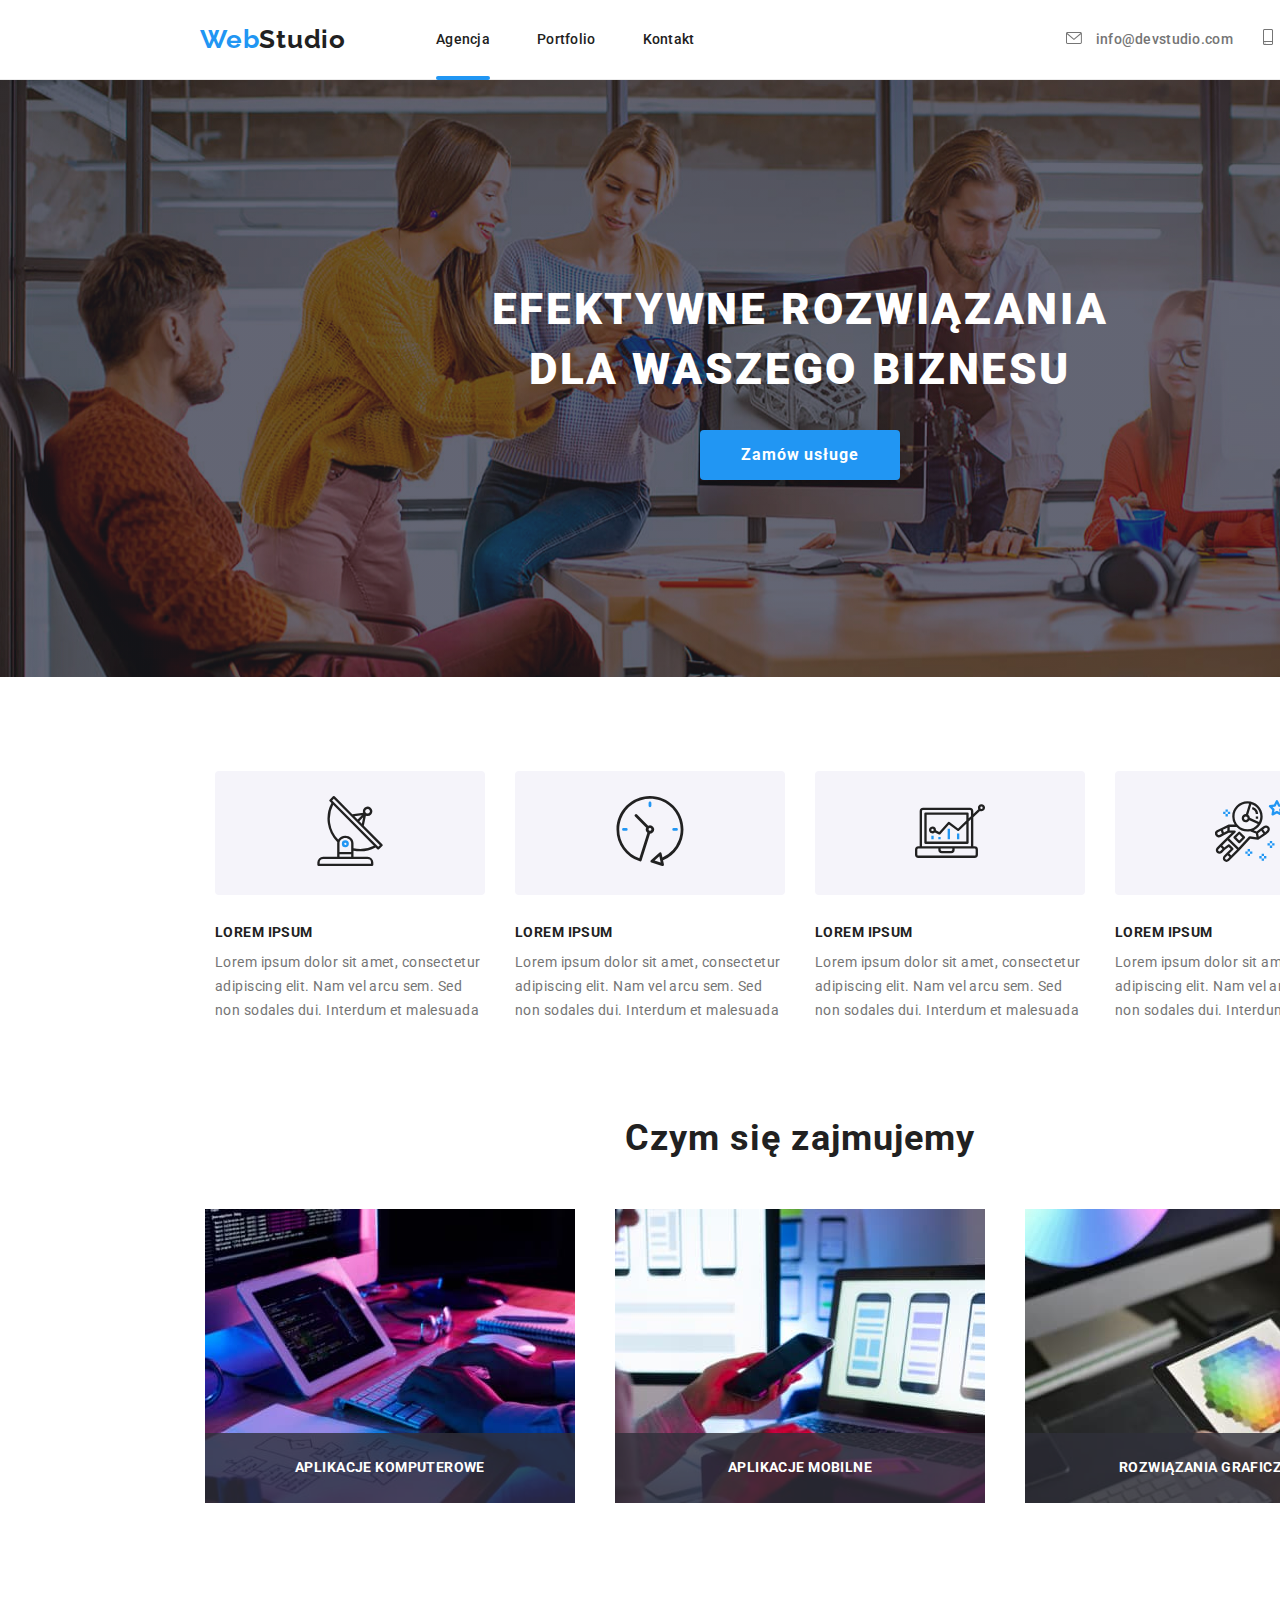
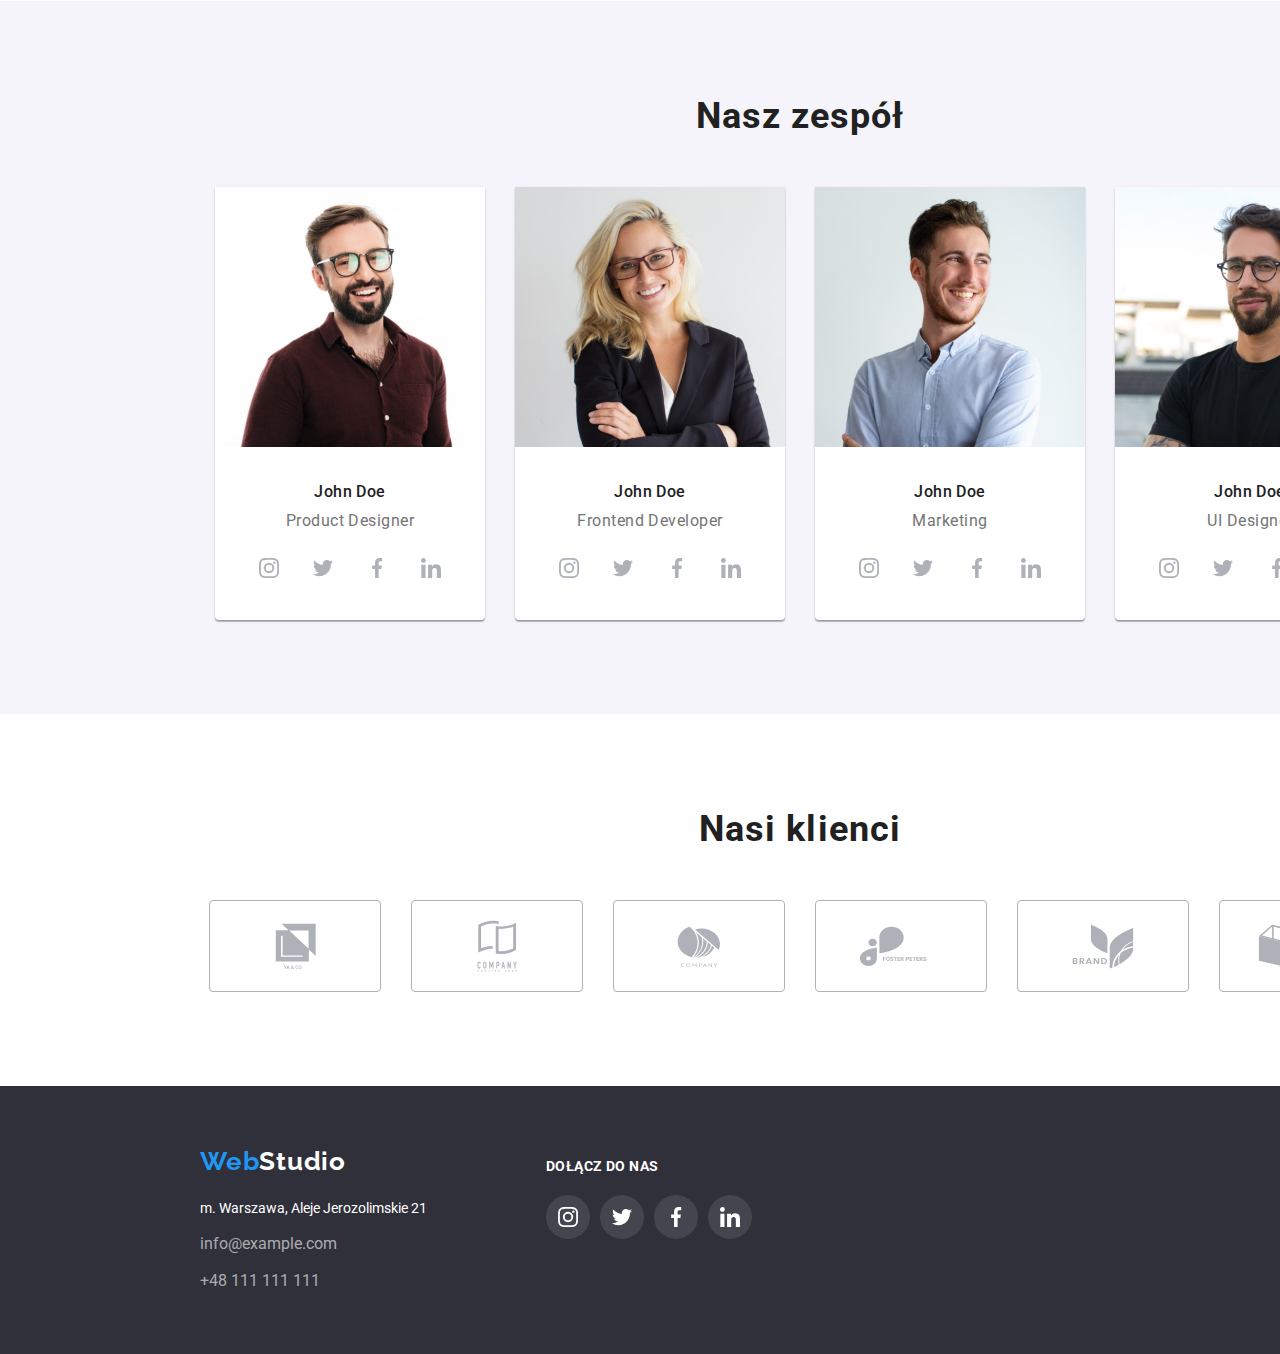
<file: index.html>
<!DOCTYPE html>
<html lang="pl">
  <head>
    <meta charset="UTF-8" />
    <meta http-equiv="X-UA-Compatible" content="IE=edge" />
    <meta name="viewport" content="width=device-width, initial-scale=1.0" />
    <title>Web Studio Homework Project</title>
    <link
      rel="stylesheet"
      href="https://cdnjs.cloudflare.com/ajax/libs/modern-normalize/1.0.0/modern-normalize.min.css"
    />
    <link rel="stylesheet" href="css/styles.css" />
    <link
      href="https://fonts.googleapis.com/css2?family=Raleway:wght@700&family=Roboto:wght@400;500;700;900&display=swap"
      rel="stylesheet"
    />

    <link
      href="https://fonts.googleapis.com/css?family=Roboto"
      rel="stylesheet"
    />
  </head>
  <body class="position">
    <header class="nav-bar">
      <div class="menu-items container">
        <a class="logo-position logo" href="index.html"
          >Web<span>Studio</span></a
        >
        <nav class="menu-items social-links-position">
          <ul class="nav-items">
            <li><a href="index.html" class="menu-item active">Agencja</a></li>
            <li>
              <a href="portfolio.html" class="menu-item">Portfolio</a>
            </li>
            <li><a href="#footer" class="menu-item">Kontakt</a></li>
          </ul>
        </nav>
        <ul class="menu-items contacts-position">
          <li>
            <div class="contact-icon">
              <a href="mailto:info@devstudio.com" class="contact-info"
                ><svg class="link-icon" width="16px" height="12px">
                  <use href="./images/icons.svg#icon-envelope"></use>
                </svg>
                info@devstudio.com</a
              >
            </div>
          </li>
          <li>
            <div class="contact-icon">
              <a href="tel:+48111111111" class="contact-info"
                ><svg class="link-icon" width="10px" height="16px">
                  <use href="./images/icons.svg#icon-smartphone"></use>
                </svg>
                +48 111 111 111</a
              >
            </div>
          </li>
        </ul>
      </div>
    </header>

    <main>
      <section>
        <div class="main-section">
          <div class="container">
            <h1 class="slogan">
              EFEKTYWNE ROZWIĄZANIA <br />
              DLA WASZEGO BIZNESU
            </h1>
          </div>
          <button type="button" class="blue-button" data-modal-open>
            Zam&#243;w us&#322;uge
          </button>
          <div class="backdrop is-hidden" data-modal>
            <div class="modal">
              <form class="modal-form">
                <p class="form-caption">
                  Zostaw swoje dane w formularzu poniżej
                </p>

                <div><svg class="link-icon" width="16px" height="12px">
                  <use href="./images/icons.svg#icon-smartphone"></use>
                </svg></div>
                

                <div class="form-field">
                  <label for="name" class="form-label">Imię</label>
                  <input
                    type="text"
                    required
                    minlength="1"
                    maxlength="20"
                    value=""
                    name="name"
                    id="name"
                    class="form-input"
                  />
                </div>

                <div class="form-field">
                  <label for="user_email" class="form-label">Email</label>

                  <input
                    type="email"
                    required
                    minlength="1"
                    maxlength="20"
                    value=""
                    name="email"
                    id="user_email"
                    class="form-input"
                  />
                </div>
                <div class="form-field">
                  <label for="name" class="form-label">Telefon</label>
                  <input
                    type="text"
                    required
                    minlength="1"
                    maxlength="20"
                    value=""
                    name="name"
                    id="name"
                    class="form-input"
                  />
                </div>

                <div class="button-container">
                  <div class="submit-button">
                    <button type="submit" class="form-button">Submit</button>
                  </div>
                </div>
              </form>
              <button type="button" class="exit" data-modal-close>X</button>
            </div>
          </div>
        </div>
      </section>

      <section class="section">
        <div class="container">
          <ul class="paragraphs">
            <li>
              <div>
                <div class="icon-bg">
                  <svg width="70px" height="70px">
                    <use href="./images/icons.svg#icon-antenna-1"></use>
                  </svg>
                </div>
                <h3 class="paragraph-title">LOREM IPSUM</h3>
                <p class="paragraph-text">
                  Lorem ipsum dolor sit amet, consectetur adipiscing elit. Nam
                  vel arcu sem. Sed non sodales dui. Interdum et malesuada
                </p>
              </div>
            </li>
            <li>
              <div>
                <div class="icon-bg">
                  <svg width="70px" height="70px">
                    <use href="./images/icons.svg#icon-clock-1"></use>
                  </svg>
                </div>
                <h3 class="paragraph-title">LOREM IPSUM</h3>
                <p class="paragraph-text">
                  Lorem ipsum dolor sit amet, consectetur adipiscing elit. Nam
                  vel arcu sem. Sed non sodales dui. Interdum et malesuada
                </p>
              </div>
            </li>
            <li>
              <div>
                <div class="icon-bg">
                  <svg width="70px" height="70px">
                    <use href="./images/icons.svg#icon-diagram-1"></use>
                  </svg>
                </div>
                <h3 class="paragraph-title">LOREM IPSUM</h3>
                <p class="paragraph-text">
                  Lorem ipsum dolor sit amet, consectetur adipiscing elit. Nam
                  vel arcu sem. Sed non sodales dui. Interdum et malesuada
                </p>
              </div>
            </li>
            <li>
              <div>
                <div class="icon-bg">
                  <svg width="70px" height="70px">
                    <use href="./images/icons.svg#icon-astronaut-1"></use>
                  </svg>
                </div>
                <h3 class="paragraph-title">LOREM IPSUM</h3>
                <p class="paragraph-text">
                  Lorem ipsum dolor sit amet, consectetur adipiscing elit. Nam
                  vel arcu sem. Sed non sodales dui. Interdum et malesuada
                </p>
              </div>
            </li>
          </ul>
        </div>
      </section>

      <section class="second section">
        <div class="container">
          <h2 class="what-we-do">Czym się zajmujemy</h2>
          <ul class="pics-container">
            <li>
              <figure class="what-we-do-pic">
                <img
                  src="images/box-1.jpg"
                  width="370"
                  height="294"
                  alt="a picture of a person coding indoor"
                />
                <figcaption class="what-we-do-cap">
                  Aplikacje komputerowe
                </figcaption>
              </figure>
            </li>
            <li>
              <figure class="what-we-do-pic">
                <img
                  src="images/box-2.jpg"
                  width="370"
                  height="294"
                  alt="a picture of a ui designer working"
                />
                <figcaption class="what-we-do-cap">
                  Aplikacje mobilne
                </figcaption>
              </figure>
            </li>
            <li>
              <figure class="what-we-do-pic">
                <img
                  src="images/box-3.jpg"
                  width="370"
                  height="294"
                  alt="a person holding a tablet"
                />
                <figcaption class="what-we-do-cap">
                  Rozwiązania graficzne
                </figcaption>
              </figure>
            </li>
          </ul>
        </div>
      </section>

      <section class="third section">
        <div class="container">
          <h2 class="section-title">Nasz zesp&#243;&#322;</h2>
          <ul class="team-container">
            <li class="pic-item">
              <figure class="picture">
                <img
                  src="images/team-photo-1.jpg"
                  width="270"
                  height="260"
                  alt="a man wearing glasses"
                />
                <figcaption>
                  <p class="name">John Doe</p>
                  <p class="job">Product Designer</p>
                </figcaption>
                <ul class="sm-icons">
                  <li class="sm-icon">
                    <a class="icon-circle" href="#!">
                      <svg class="filler" width="20px" height="20px">
                        <use href="./images/icons.svg#icon-instagram-2"></use>
                      </svg>
                    </a>
                  </li>
                  <li class="sm-icon">
                    <a class="icon-circle" href="#!">
                      <svg class="filler" width="20px" height="20px">
                        <use href="./images/icons.svg#icon-twitter-1"></use>
                      </svg>
                    </a>
                  </li>
                  <li class="sm-icon">
                    <a class="icon-circle" href="#!">
                      <svg class="filler" width="20px" height="20px">
                        <use href="./images/icons.svg#icon-facebook-1"></use>
                      </svg>
                    </a>
                  </li>
                  <li class="sm-icon">
                    <a class="icon-circle" href="#!">
                      <svg class="filler" width="20px" height="20px">
                        <use href="./images/icons.svg#icon-linkedin-1"></use>
                      </svg>
                    </a>
                  </li>
                </ul>
              </figure>
            </li>
            <li class="pic-item">
              <figure class="picture">
                <img
                  src="images/team-photo-2.jpg"
                  width="270"
                  height="260"
                  alt="an elegant blond lady wearing glasses smiling"
                />
                <figcaption>
                  <p class="name">John Doe</p>
                  <p class="job">Frontend Developer</p>
                </figcaption>
                <ul class="sm-icons">
                  <li class="sm-icon">
                    <a class="icon-circle" href="#!">
                      <svg class="filler" width="20px" height="20px">
                        <use href="./images/icons.svg#icon-instagram-2"></use>
                      </svg>
                    </a>
                  </li>
                  <li class="sm-icon">
                    <a class="icon-circle" href="#!">
                      <svg class="filler" width="20px" height="20px">
                        <use href="./images/icons.svg#icon-twitter-1"></use>
                      </svg>
                    </a>
                  </li>
                  <li class="sm-icon">
                    <a class="icon-circle" href="#!">
                      <svg class="filler" width="20px" height="20px">
                        <use href="./images/icons.svg#icon-facebook-1"></use>
                      </svg>
                    </a>
                  </li>
                  <li class="sm-icon">
                    <a class="icon-circle" href="#!">
                      <svg class="filler" width="20px" height="20px">
                        <use href="./images/icons.svg#icon-linkedin-1"></use>
                      </svg>
                    </a>
                  </li>
                </ul>
              </figure>
            </li>

            <li class="pic-item">
              <figure class="picture">
                <img
                  src="images/team-photo-3.jpg"
                  width="270"
                  height="260"
                  alt="a young man wearing shirt smiling"
                />
                <figcaption>
                  <p class="name">John Doe</p>
                  <p class="job">Marketing</p>
                </figcaption>
                <ul class="sm-icons">
                  <li class="sm-icon">
                    <a class="icon-circle" href="#!"
                      ><svg class="filler" width="20px" height="20px">
                        <use href="./images/icons.svg#icon-instagram-2"></use>
                      </svg>
                    </a>
                  </li>
                  <li class="sm-icon">
                    <a class="icon-circle" href="#!"
                      ><svg class="filler" width="20px" height="20px">
                        <use href="./images/icons.svg#icon-twitter-1"></use>
                      </svg>
                    </a>
                  </li>
                  <li class="sm-icon">
                    <a class="icon-circle" href="#!"
                      ><svg class="filler" width="20px" height="20px">
                        <use href="./images/icons.svg#icon-facebook-1"></use>
                      </svg>
                    </a>
                  </li>
                  <li class="sm-icon">
                    <a class="icon-circle" href="#!"
                      ><svg class="filler" width="20px" height="20px">
                        <use href="./images/icons.svg#icon-linkedin-1"></use>
                      </svg>
                    </a>
                  </li>
                </ul>
              </figure>
            </li>

            <li class="pic-item">
              <figure class="picture">
                <img
                  src="images/team-photo-4.jpg"
                  width="270"
                  height="260"
                  alt="a man wearing glasses in a black t-shirt"
                />
                <figcaption>
                  <p class="name">John Doe</p>
                  <p class="job">UI Designer</p>
                </figcaption>
                <ul class="sm-icons">
                  <li class="sm-icon">
                    <a class="icon-circle" href="#!"
                      ><svg class="filler" width="20px" height="20px">
                        <use href="./images/icons.svg#icon-instagram-2"></use>
                      </svg>
                    </a>
                  </li>
                  <li class="sm-icon">
                    <a class="icon-circle" href="#!"
                      ><svg class="filler" width="20px" height="20px">
                        <use href="./images/icons.svg#icon-twitter-1"></use>
                      </svg>
                    </a>
                  </li>
                  <li class="sm-icon">
                    <a class="icon-circle" href="#!"
                      ><svg class="filler" width="20px" height="20px">
                        <use href="./images/icons.svg#icon-facebook-1"></use>
                      </svg>
                    </a>
                  </li>
                  <li class="sm-icon">
                    <a class="icon-circle" href="#!"
                      ><svg class="filler" width="20px" height="20px">
                        <use href="./images/icons.svg#icon-linkedin-1"></use>
                      </svg>
                    </a>
                  </li>
                </ul>
              </figure>
            </li>
          </ul>
        </div>
      </section>

      <section class="section">
        <div class="container">
          <h2 class="section-title">Nasi klienci</h2>
          <ul class="our-clients">
            <li class="client-area">
              <div class="client-container">
                <svg class="client-icon" width="41px" height="46.7px">
                  <use href="./images/icons.svg#icon-group1"></use>
                </svg>
              </div>
            </li>
            <li class="client-area">
              <div class="client-container">
                <svg class="client-icon" width="40px" height="52px">
                  <use href="./images/icons.svg#icon-group2"></use>
                </svg>
              </div>
            </li>
            <li class="client-area">
              <div class="client-container">
                <svg class="client-icon" width="43.46px" height="41.18px">
                  <use href="./images/icons.svg#icon-group-three"></use>
                </svg>
              </div>
            </li>
            <li class="client-area">
              <div class="client-container">
                <svg class="client-icon" width="84.44px" height="40.62px">
                  <use href="./images/icons.svg#icon-group4"></use>
                </svg>
              </div>
            </li>
            <li class="client-area">
              <div class="client-container">
                <svg class="client-icon" width="62.54px" height="45.43px">
                  <use href="./images/icons.svg#icon-group-five"></use>
                </svg>
              </div>
            </li>
            <li class="client-area">
              <div class="client-container">
                <svg class="client-icon" width="93.79px" height="43.93px">
                  <use href="./images/icons.svg#icon-group6"></use>
                </svg>
              </div>
            </li>
          </ul>
        </div>
      </section>
    </main>

    <footer class="footer-container" id="footer">
      <section class="footer-box container">
        <div class="container">
          <div>
            <a href="#" class="logo"
              >Web<span class="footer-span">Studio</span></a
            >
          </div>

          <ul class="footer-items">
            <li>
              <address>m. Warszawa, Aleje Jerozolimskie 21</address>
            </li>
            <li>
              <a class="contacts" href="mailto:info@example.com"
                >info@example.com</a
              >
            </li>
            <li>
              <a class="contacts" href="tel:+48111111111">+48 111 111 111</a>
            </li>
          </ul>
        </div>

        <div class="join-us">
          <div>
            <p class="invite">DOŁĄCZ DO NAS</p>
            <ul class="footer-sm">
              <li>
                <a class="footer-sm-circle" href="#!">
                  <svg class="footer-sm-icon" width="20px" height="20px">
                    <use href="./images/icons.svg#icon-instagram-2"></use>
                  </svg>
                </a>
              </li>
              <li>
                <a class="footer-sm-circle" href="#!">
                  <svg class="footer-sm-icon" width="20px" height="20px">
                    <use href="./images/icons.svg#icon-twitter-1"></use>
                  </svg>
                </a>
              </li>
              <li>
                <a class="footer-sm-circle" href="#!">
                  <svg class="footer-sm-icon" width="20px" height="20px">
                    <use href="./images/icons.svg#icon-facebook-1"></use>
                  </svg>
                </a>
              </li>
              <li>
                <a class="footer-sm-circle" href="#!">
                  <svg class="footer-sm-icon" width="20px" height="20px">
                    <use href="./images/icons.svg#icon-linkedin-1"></use>
                  </svg>
                </a>
              </li>
            </ul>
          </div>
        </div>
      </section>
    </footer>
    <script src="./js/modal.js"></script>
  </body>
</html>
</file>
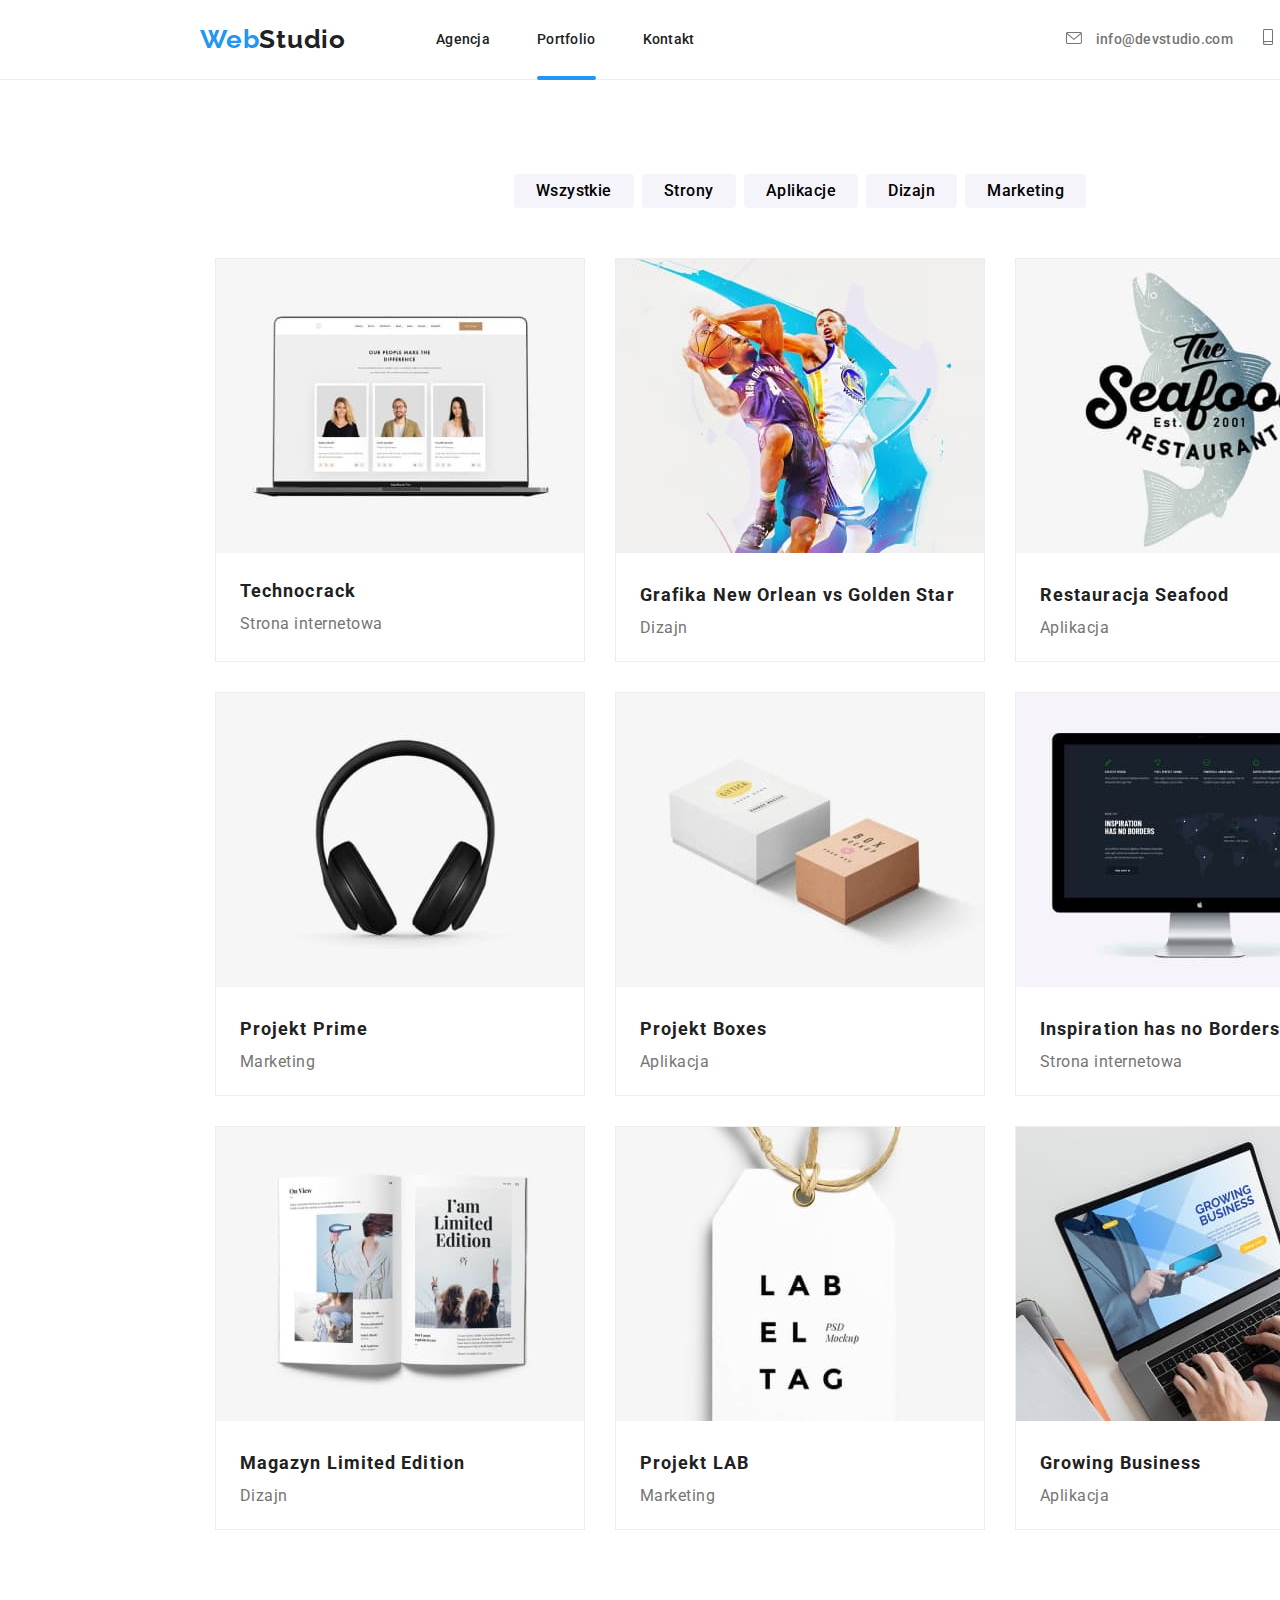
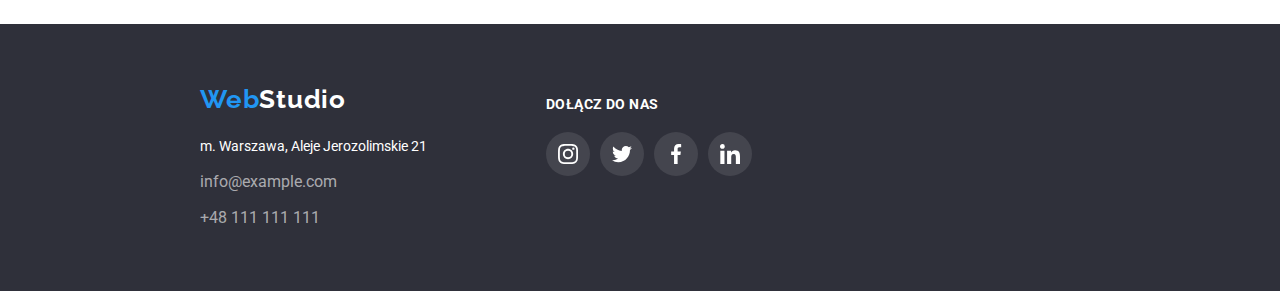
<file: portfolio.html>
<!DOCTYPE html>
<html lang="pl">
  <head>
    <meta charset="UTF-8" />
    <meta http-equiv="X-UA-Compatible" content="IE=edge" />
    <meta name="viewport" content="width=device-width, initial-scale=1.0" />
    <title>Web Studio Homework Project</title>
    <link
      rel="stylesheet"
      href="https://cdnjs.cloudflare.com/ajax/libs/modern-normalize/1.0.0/modern-normalize.min.css"
    />
    <link
      href="https://fonts.googleapis.com/css2?family=Raleway:wght@700&family=Roboto:wght@400;500;700;900&display=swap"
      rel="stylesheet"
    />
    <link
      href="https://fonts.googleapis.com/css?family=Raleway"
      rel="stylesheet"
    />
    <link
      href="https://fonts.googleapis.com/css?family=Roboto"
      rel="stylesheet"
    />
    <link rel="stylesheet" href="css/styles.css" />
  </head>
  <body class="position">
    <header class="nav-bar">
      <div class="menu-items container">
        <a class="logo-position logo" href="index.html"
          >Web<span>Studio</span></a
        >
        <nav class="menu-items social-links-position">
          <ul class="nav-items">
            <li><a href="index.html" class="menu-item">Agencja</a></li>
            <li>
              <a href="portfolio.html" class="menu-item active">Portfolio</a>
            </li>
            <li><a href="#footer" class="menu-item">Kontakt</a></li>
          </ul>
        </nav>
        <ul class="menu-items contacts-position">
          <li>
            <div class="contact-icon">
              <a href="mailto:info@devstudio.com" class="contact-info"
                ><svg class="link-icon" width="16px" height="12px">
                  <use href="./images/icons.svg#icon-envelope"></use>
                </svg>
                info@devstudio.com</a
              >
            </div>
          </li>
          <li>
            <div class="contact-icon">
              <a href="tel:+48111111111" class="contact-info"
                ><svg class="link-icon" width="10px" height="16px">
                  <use href="./images/icons.svg#icon-smartphone"></use>
                </svg>
                +48 111 111 111</a
              >
            </div>
          </li>
        </ul>
      </div>
    </header>

    <main class="filter-container">
      <div class="container">
        <ul class="button-container">
          <li><button type="button" class="button">Wszystkie</button></li>
          <li><button type="button" class="button">Strony</button></li>
          <li><button type="button" class="button">Aplikacje</button></li>
          <li><button type="button" class="button">Dizajn</button></li>
          <li><button type="button" class="button">Marketing</button></li>
        </ul>
      </div>

      <div class="container">
        <ul class="image-box-container">
          <li class="item">
            <figure class="poster">
              <img
                class="portfolio-img"
                src="images/technocrack-1.jpg"
                width="370"
                height="294"
                alt="Graphical user interface, website"
              />
              <div class="card-overlay">
                <p class="card-overlay-description">
                  Technocrack jest popularną platformą wykorzystywaną do
                  rozpowszechniania koronawirusa. Firmy wykorzystują tę
                  platformę do celów szpiegowskich i ataków na niezabezpieczone
                  serwery konkurencji
                </p>
              </div>
              <figcaption class="portfolio-cap">
                <p class="fig-cap">Technocrack</p>
                <p class="fig-cap-secondary">Strona internetowa</p>
              </figcaption>
            </figure>
          </li>
          <li class="item">
            <figure class="poster">
              <img
                src="images/basketball-1.jpg"
                width="370"
                height="294"
                alt="A couple of men playing basketball"
              />
              <div class="card-overlay">
                <p class="card-overlay-description">
                  Technocrack jest popularną platformą wykorzystywaną do
                  rozpowszechniania koronawirusa. Firmy wykorzystują tę
                  platformę do celów szpiegowskich i ataków na niezabezpieczone
                  serwery konkurencji
                </p>
              </div>
              <figcaption class="portfolio-cap">
                <p class="fig-cap">Grafika New Orlean vs Golden Star</p>
                <p class="fig-cap-secondary">Dizajn</p>
              </figcaption>
            </figure>
          </li>
          <li class="item">
            <figure class="poster">
              <img
                src="images/seafood-1.jpg"
                width="370"
                height="294"
                alt="Seafood restaurant logo, fish"
              />
              <div class="card-overlay">
                <p class="card-overlay-description">
                  Technocrack jest popularną platformą wykorzystywaną do
                  rozpowszechniania koronawirusa. Firmy wykorzystują tę
                  platformę do celów szpiegowskich i ataków na niezabezpieczone
                  serwery konkurencji
                </p>
              </div>
              <figcaption class="portfolio-cap">
                <p class="fig-cap">Restauracja Seafood</p>
                <p class="fig-cap-secondary">Aplikacja</p>
              </figcaption>
            </figure>
          </li>
          <li class="item">
            <figure class="poster">
              <img
                src="images/headphones-1.jpg"
                width="370"
                height="294"
                alt="Headphones"
              />
              <div class="card-overlay">
                <p class="card-overlay-description">
                  Technocrack jest popularną platformą wykorzystywaną do
                  rozpowszechniania koronawirusa. Firmy wykorzystują tę
                  platformę do celów szpiegowskich i ataków na niezabezpieczone
                  serwery konkurencji
                </p>
              </div>
              <figcaption class="portfolio-cap">
                <p class="fig-cap">Projekt Prime</p>
                <p class="fig-cap-secondary">Marketing</p>
              </figcaption>
            </figure>
          </li>
          <li class="item">
            <figure class="poster">
              <img
                src="images/blocks-1.jpg"
                width="370"
                height="294"
                alt="A picture containing engineering drawing"
              />
              <div class="card-overlay">
                <p class="card-overlay-description">
                  Technocrack jest popularną platformą wykorzystywaną do
                  rozpowszechniania koronawirusa. Firmy wykorzystują tę
                  platformę do celów szpiegowskich i ataków na niezabezpieczone
                  serwery konkurencji
                </p>
              </div>
              <figcaption class="portfolio-cap">
                <p class="fig-cap">Projekt Boxes</p>
                <p class="fig-cap-secondary">Aplikacja</p>
              </figcaption>
            </figure>
          </li>
          <li class="item">
            <figure class="poster">
              <img
                src="images/monitor-1.jpg"
                width="370"
                height="294"
                alt="A picture containing text, electronics, monitor, display"
              />
              <div class="card-overlay">
                <p class="card-overlay-description">
                  Technocrack jest popularną platformą wykorzystywaną do
                  rozpowszechniania koronawirusa. Firmy wykorzystują tę
                  platformę do celów szpiegowskich i ataków na niezabezpieczone
                  serwery konkurencji
                </p>
              </div>
              <figcaption class="portfolio-cap">
                <p class="fig-cap">Inspiration has no Borders</p>
                <p class="fig-cap-secondary">Strona internetowa</p>
              </figcaption>
            </figure>
          </li>
          <li class="item">
            <figure class="poster">
              <img
                class="poster-position"
                src="images/magazine-1.jpg"
                width="370"
                height="294"
                alt="Magazine"
              />
              <div class="card-overlay">
                <p class="card-overlay-description">
                  Technocrack jest popularną platformą wykorzystywaną do
                  rozpowszechniania koronawirusa. Firmy wykorzystują tę
                  platformę do celów szpiegowskich i ataków na niezabezpieczone
                  serwery konkurencji
                </p>
              </div>
              <figcaption class="portfolio-cap">
                <p class="fig-cap">Magazyn Limited Edition</p>
                <p class="fig-cap-secondary">Dizajn</p>
              </figcaption>
            </figure>
          </li>
          <li class="item">
            <figure class="poster">
              <img
                src="images/label-tag-1.jpg"
                width="370"
                height="294"
                alt="Label tag"
              />
              <div class="card-overlay">
                <p class="card-overlay-description">
                  Technocrack jest popularną platformą wykorzystywaną do
                  rozpowszechniania koronawirusa. Firmy wykorzystują tę
                  platformę do celów szpiegowskich i ataków na niezabezpieczone
                  serwery konkurencji
                </p>
              </div>
              <figcaption class="portfolio-cap">
                <p class="fig-cap">Projekt LAB</p>
                <p class="fig-cap-secondary">Marketing</p>
              </figcaption>
            </figure>
          </li>
          <li class="item">
            <figure class="poster">
              <img
                src="images/person-typing-1.jpg"
                width="370"
                height="294"
                alt="person typing"
              />
              <div class="card-overlay">
                <p class="card-overlay-description">
                  Technocrack jest popularną platformą wykorzystywaną do
                  rozpowszechniania koronawirusa. Firmy wykorzystują tę
                  platformę do celów szpiegowskich i ataków na niezabezpieczone
                  serwery konkurencji
                </p>
              </div>
              <figcaption class="portfolio-cap">
                <p class="fig-cap">Growing Business</p>
                <p class="fig-cap-secondary">Aplikacja</p>
              </figcaption>
            </figure>
          </li>
        </ul>
      </div>
    </main>

    <footer class="footer-container" id="footer">
      <section class="footer-box container">
        <div class="container">
          <div>
            <a href="#" class="logo"
              >Web<span class="footer-span">Studio</span></a
            >
          </div>

          <ul class="footer-items">
            <li>
              <address>m. Warszawa, Aleje Jerozolimskie 21</address>
            </li>
            <li>
              <a class="contacts" href="mailto:info@example.com"
                >info@example.com</a
              >
            </li>
            <li>
              <a class="contacts" href="tel:+48111111111">+48 111 111 111</a>
            </li>
          </ul>
        </div>

        <div class="join-us">
          <div class="join-us-box">
            <p class="invite">DOŁĄCZ DO NAS</p>
            <ul class="footer-sm">
              <li>
                <a class="footer-sm-circle" href="#!">
                  <svg class="footer-sm-icon" width="20px" height="20px">
                    <use href="./images/icons.svg#icon-instagram-2"></use>
                  </svg>
                </a>
              </li>
              <li>
                <a class="footer-sm-circle" href="#!">
                  <svg class="footer-sm-icon" width="20px" height="20px">
                    <use href="./images/icons.svg#icon-twitter-1"></use>
                  </svg>
                </a>
              </li>
              <li>
                <a class="footer-sm-circle" href="#!">
                  <svg class="footer-sm-icon" width="20px" height="20px">
                    <use href="./images/icons.svg#icon-facebook-1"></use>
                  </svg>
                </a>
              </li>
              <li>
                <a class="footer-sm-circle" href="#!">
                  <svg class="footer-sm-icon" width="20px" height="20px">
                    <use href="./images/icons.svg#icon-linkedin-1"></use>
                  </svg>
                </a>
              </li>
            </ul>
          </div>
        </div>
      </section>
    </footer>
  </body>
</html>
</file>
<file: css/styles.css>
*,
::after ::before {
  box-sizing: border-box;
  list-style: none;
  text-decoration: none;
  margin: 0;
  padding: 0;
}

* {
  box-sizing: border-box;
  box-sizing: border-box;
  list-style: none;
  text-decoration: none;
  margin: 0;
  padding: 0;
}

:root {
  --main-font: "Roboto", sans-serif;
  --primary-font: "Raleway", sans-serif;
  --normal-text-color: #212121;
  --paragraph-text-color: #757575;
  --link-color: #2196f3;
  --white: #ffffff;
  --secondary-background-color: #2f303a;
  --button-color: #f5f4fa;
  --border-color: #ececec;
  --contacts: rgba(255, 255, 255, 0.6);
  --icons: #afb1b8;
  --background: rgba(47, 48, 58, 0.4);
}

body {
  font-family: var(--main-font);
  width: 1600px;
  font-family: "Roboto", "Raleway", sans-serif;
  color: var(--normal-text-color);
}

.position {
  margin-left: auto;
  margin-right: auto;
}

ul {
  list-style-type: none;
  margin: 0;
  padding: 0;
}

figure {
  margin: 0 auto;
}

.nav-bar {
  border-bottom: 1px solid var(--border-color);
  background-color: var(--white);
  display: flex;
  justify-content: center;
  height: 80px;
}

.menu-items {
  display: flex;
  align-items: center;
}

.nav-items {
  display: flex;
  color: var(--normal-text-color);
  font-size: 14px;
  justify-content: space-around;
  gap: 47px;
}

.logo {
  font-family: "Raleway", sans-serif;
  font-style: normal;
  font-weight: 700;
  font-size: 26px;
  line-height: 1.19;
  letter-spacing: 0.03em;
  color: var(--link-color);
}

span {
  color: var(--normal-text-color);
}

.logo-position {
  width: 145px;
  height: 31px;
}

.social-links-position {
  padding-left: 91px;
}

.contacts-position {
  padding-left: 372px;
  gap: 30px;
}

.menu-item {
  font-weight: 500;
  font-size: 14px;
  line-height: 1.14;
  letter-spacing: 0.02em;
  color: var(--normal-text-color);
  position: relative;
}

.contact-info {
  font-style: normal;
  font-weight: 500;
  font-size: 14px;
  line-height: 1.14px;
  letter-spacing: 0.02em;
  fill: var(--paragraph-text-color);
  color: var(--paragraph-text-color);
  transition: color 0.25s cubic-bezier(0.4, 0, 0.2, 1),
    fill 0.25s cubic-bezier(0.4, 0, 0.2, 1);
}

.contact-info:hover,
.contact-info:focus {
  fill: var(--link-color);
  color: var(--link-color);
}

a:link {
  text-decoration: none;
}

a:visited {
  text-decoration: none;
}

a:active,
a::after,
a::before {
  color: var(--normal-text-color);
  transition: color 0.25s cubic-bezier(0.4, 0, 0.2, 1);
}

a:hover,
a:focus,
a::before,
a::after {
  color: var(--link-color);
}

a.active::after {
  content: "";
  position: absolute;
  left: 0;
  right: 0;
  top: 45px;
  background: var(--link-color);
  height: 4px;
  border-radius: 10px 10px 10px 10px;
}

.slogan {
  font-style: normal;
  font-weight: 900;
  font-size: 44px;
  line-height: 1.36;
  text-align: center;
  letter-spacing: 0.06em;
  text-transform: uppercase;
  color: var(--white);
  padding-top: 200px;
  padding-bottom: 30px;
}

.main-section {
  display: flex;
  flex-direction: column;
  justify-content: center;
  align-items: center;
  background: var(--secondary-background-color);
  background-image: linear-gradient(
      to bottom,
      rgba(47, 48, 58, 0.4),
      rgba(47, 48, 58, 0.4)
    ),
    url(../images/background.jpg);
}

.backdrop {
  position: fixed;
  top: 0;
  left: 0;
  width: 100%;
  height: 100%;
  z-index: 3;
  background-color: rgba(0, 0, 0, 0.2);
  transition: opacity 0.25s cubic-bezier(0.4, 0, 0.2, 1),
    visibility 0.25s cubic-bezier(0.4, 0, 0.2, 1);
}

.modal {
  position: relative;
  top: 50%;
  left: 50%;
  width: 528px;
  height: 581px;
  transform: translate(-50%, -50%);
  background-color: var(--white);
  box-shadow: 0px 1px 3px rgba(0, 0, 0, 0.12), 0px 1px 1px rgba(0, 0, 0, 0.14),
    0px 2px 1px rgba(0, 0, 0, 0.2);
  border-radius: 4px;
}

.exit {
  position: absolute;
  top: 8px;
  right: 8px;
  width: 30px;
  height: 30px;
  background-color: var(--white);
  border: 1px solid rgba(0, 0, 0, 0.1);
  border-radius: 50%;
  cursor: pointer;
  text-align: center;
  text-decoration: none;
  justify-content: center;
  padding: 0.5em;
  line-height: 0px;
  transition: transform 0.25s cubic-bezier(0.4, 0, 0.2, 1) box-shadow 0.25s
    cubic-bezier(0.4, 0, 0.2, 1);
}

.exit:hover,
.exit:focus {
  transform: scale(1.05);
  box-shadow: 0px 1px 3px rgba(0, 0, 0, 0.12), 0px 1px 1px rgba(0, 0, 0, 0.14),
    0px 2px 1px rgba(0, 0, 0, 0.2);
}

button {
  font-style: normal;
  font-weight: 500;
  font-size: 16px;
  line-height: 1.36;
  background: var(--button-color);
  text-align: center;
  letter-spacing: 0.03em;
  border-style: none;
  cursor: pointer;
  padding: 6px 22px 6px 22px;
  border-radius: 4px;
  border: none;
  border-style: none;
  cursor: pointer;
  transition: background-color 0.25s cubic-bezier(0.4, 0, 0.2, 1),
    color 0.25s cubic-bezier(0.4, 0, 0.2, 1),
    box-shadow 0.25s cubic-bezier(0.4, 0, 0.2, 1);
}

.button:hover,
.button:focus {
  background-color: var(--link-color);
  color: var(--white);
  box-shadow: 0px 1px 1px rgba(0, 0, 0, 0.12), 0px 4px 4px rgba(0, 0, 0, 0.06),
    1px 4px 6px rgba(0, 0, 0, 0.16);
}

.button-container {
  display: flex;
  justify-content: center;
  gap: 8px;
  margin-bottom: 50px;
}

.blue-button {
  font-weight: 700;
  font-size: 16px;
  line-height: 1.36;
  letter-spacing: 0.06em;
  background: #2196f3;
  box-shadow: 0px 4px 4px rgba(0, 0, 0, 0.15);
  border-radius: 4px;
  width: 200px;
  height: 50px;
  color: var(--white);
  margin-bottom: 197px;
}

.our-team {
  background-color: var(--button-color);
  margin-top: 92px;
}

.pics-container {
  display: flex;
  justify-content: space-around;
  flex-wrap: wrap;
  gap: 30px;
  width: 1200px;
}

.picture {
  background-color: var(--white);
  box-shadow: 0px 1px 3px rgba(0, 0, 0, 0.12), 0px 1px 1px rgba(0, 0, 0, 0.14),
    0px 2px 1px rgba(0, 0, 0, 0.2);
  border-bottom-left-radius: 4px;
  border-bottom-right-radius: 4px;
  width: 270px;
  margin: 0;
  padding: 0;
}

.third {
  background-color: var(--button-color);
}

.team-container {
  width: 1200px;
  background-color: var(--button-color);
  text-align: center;
  display: flex;
  gap: 30px;
  justify-content: center;
}

.section-title {
  font-style: normal;
  font-weight: 700;
  font-size: 36px;
  line-height: 1.17;
  text-align: center;
  letter-spacing: 0.03em;
  padding-top: 0px;
  padding-bottom: 50px;
  margin: 0px;
}

.what-we-do {
  font-style: normal;
  font-weight: 700;
  font-size: 36px;
  line-height: 1.17;
  text-align: center;
  letter-spacing: 0.03em;
  padding-bottom: 50px;
  margin: 0px;
}

.what-we-do-pic {
  margin: 0;
  position: relative;
}

.what-we-do-cap {
  position: absolute;
  display: flex;
  width: 370px;
  height: 70px;
  top: 224px;
  align-items: center;
  justify-content: center;
  font-weight: 700;
  font-size: 14px;
  line-height: 1.14;
  letter-spacing: 0.03em;
  text-transform: uppercase;
  color: var(--white);
  background: rgba(47, 48, 58, 0.8);
  cursor: not-allowed;
}

.paragraph-title {
  font-style: normal;
  font-weight: 700;
  font-size: 14px;
  line-height: 1.14;
  letter-spacing: 0.03em;
  text-transform: uppercase;
}

.paragraphs {
  display: flex;
  width: 1200px;
  justify-content: space-around;
  gap: 30px;
  padding-left: 15px;
  padding-right: 15px;
}

.paragraph-text {
  font-size: 14px;
  line-height: 1.71;
  letter-spacing: 0.03em;
  color: var(--paragraph-text-color);
  padding-top: 10px;
}

address {
  font-style: normal;
  color: var(--white);
  font-weight: 400;
  font-size: 14px;
  line-height: 1.71;
}

.contacts {
  color: var(--contacts);
}

/* Portfolio: */

figure {
  margin: 0;
}
.container {
  width: 1200px;
  margin: 0 auto;
}

.section {
  padding: 94px 0 94px 0px;
}

.second {
  padding-top: 0;
}

.filter-container {
  padding: 94px 0 94px 0px;
  justify-content: center;
}

.image-box-container {
  display: flex;
  flex-wrap: wrap;
  justify-content: space-between;
  padding-left: 15px;
  padding-right: 15px;
  gap: 30px;
}

.fig-cap {
  font-weight: 700;
  font-size: 18px;
  line-height: 2;
  margin: 0;
  padding-top: 20px;
  padding-left: 24px;
  color: var(--normal-text-color);
  letter-spacing: 0.06em;
}

.fig-cap-secondary {
  color: var(--paragraph-text-color);
  font-size: 16px;
  line-height: 1.9;
  margin: 0;
  padding-left: 24px;
  padding-bottom: 20px;
  color: var(--paragraph-text-color);
  letter-spacing: 0.03em;
}

.name {
  padding-top: 30px;
  padding-bottom: 10px;
  font-weight: 500;
  font-size: 16px;
  line-height: 1.2;
  color: var(--normal-text-color);
  text-align: center;
  letter-spacing: 0.03em;
  margin: 0;
}

.job {
  font-size: 16px;
  line-height: 1.2;
  color: var(--paragraph-text-color);
  text-align: center;
  letter-spacing: 0.03em;
  margin: 0;
  padding-bottom: 16px;
}

.item {
  margin: 0;
  padding: 0;
  width: auto;
}

.poster {
  width: 370px;
  height: 404px;
  background: var(--white);
  border: 1px solid #eeeeee;
  margin: 0 auto;
  position: relative;
  overflow: hidden;
  transition: box-shadow 0.25s cubic-bezier(0.4, 0, 0.2, 1),
    transform 0.25s cubic-bezier(0.4, 0, 0.2, 1),
    background-color cubic-bezier(0.4, 0, 0.2, 1);
}

.poster:hover,
.poster:focus {
  box-shadow: 1px 1px rgba(0, 0, 0, 0.12), 0px 4px 4px rgba(0, 0, 0, 0.06),
    1px 4px 6px rgba(0, 0, 0, 0.16);
  cursor: pointer;
}

.portfolio-img {
  display: block;
}

.card-overlay {
  position: absolute;
  top: 0;
  left: 0;
  width: 100%;
  height: 100%;
  transform: translateY(100%);
  padding-top: 49px;
  padding-left: 24px;
  transition: transform 0.25s cubic-bezier(0.4, 0, 0.2, 1),
    background-color 0.25s cubic-bezier(0.4, 0, 0.2, 1);
}

.poster:hover .card-overlay {
  background-color: rgba(33, 150, 243, 0.9);
  transform: translateY(0);
}

.portfolio-cap {
  overflow: hidden;
  position: relative;
  height: 110px;
  background-color: var(--white);
}

.card-overlay-description {
  font-size: 18px;
  line-height: 1.55;
  letter-spacing: 0.03em;
  color: var(--white);
}

/* Footer */

footer {
  background-color: var(--secondary-background-color);
}

.footer-span {
  color: var(--white);
}

.footer-container {
  padding-top: 60px;
  padding-bottom: 60px;
  display: block;
  justify-content: center;
  flex-direction: column;
  margin: 0 auto;
}

.footer-items {
  padding-top: 20px;
  display: flex;
  flex-direction: column;
  line-height: calc(24 / 14);
  gap: 9px;
}

.footer-box {
  display: flex;
  justify-items: flex-start;
}

.join-us {
  display: flex;
  margin-right: 648px;
  margin-left: 70px;
}

.invite {
  font-weight: 700;
  font-size: 14px;
  line-height: 1.17;
  letter-spacing: 0.03em;
  text-transform: uppercase;
  color: var(--white);
  padding-bottom: 20px;
  padding-top: 12px;
}

.footer-sm {
  display: flex;
  list-style: none;
  justify-content: center;
  gap: 10px;
  fill: var(--white);
}

.footer-sm-circle {
  width: 44px;
  height: 44px;
  border-radius: 50%;
  background-color: rgba(255, 255, 255, 0.1);
  padding: 12px;
  transition: background-color 0.25s cubic-bezier(0.4, 0, 0.2, 1);
  display: block;
  fill: var(--white);
}

.footer-sm-circle:hover,
.footer-sm-circle:focus {
  background-color: var(--link-color);
  cursor: pointer;
}

.contact-icon svg {
  transition: fill 0.25s cubic-bezier(0.4, 0, 0.2, 1);
}
.contact-icon svg:hover,
.contact-icon svg:focus {
  fill: var(--link-color);
}

.contact-icon a {
  transition: color 0.25s cubic-bezier(0.4, 0, 0.2, 1);
}

.contact-icon a:hover,
.contact-icon a:focus {
  color: var(--link-color);
}

.link-icon {
  cursor: pointer;
  display: inline-flex;
  margin-right: 10px;
  align-self: center;
  transition: fill 0.25s cubic-bezier(0.4, 0, 0.2, 1);
}

.link-icon:hover,
.link-icon:focus {
  fill: var(--link-color);
}

.icon-bg {
  background-color: var(--button-color);
  border-radius: 4px;
  padding: 25px 100px;
  margin-bottom: 30px;
}

.sm-icons {
  display: flex;
  justify-content: center;
}

.sm-icon:not(:last-child) {
  margin-right: 10px;
}

.icon-circle {
  border-radius: 50%;
  width: 44px;
  height: 44px;
  background-color: var(--white);
  padding: 12px;
  fill: var(--icons);
  transition: background-color 0.25s cubic-bezier(0.4, 0, 0.2, 1),
    fill 0.25s cubic-bezier(0.4, 0, 0.2, 1);
  display: block;
  justify-content: center;
  margin-bottom: 30px;
}

.icon-circle:not(:last-child) {
  margin-right: 10px;
}

.icon-circle:hover,
.icon-circle:focus {
  background-color: var(--link-color);
  cursor: pointer;
  fill: var(--white);
}

.filler {
  color: var(--white);
}

.our-clients {
  display: flex;
  justify-content: center;
}

.client-area {
  display: flex;
  border: solid var(--icons) 1px;
  border-radius: 4px;
  width: 172px;
  height: 92px;
  justify-content: center;
  cursor: pointer;
  fill: var(--icons);
  transition: border 0.25s cubic-bezier(0.4, 0, 0.2, 1),
    fill 0.25s cubic-bezier(0.4, 0, 0.2, 1);
}

.client-area:hover,
.client-area:focus {
  border-color: var(--link-color);
  fill: var(--link-color);
}

.client-area:not(:last-child) {
  margin-right: 30px;
}

.client-container {
  display: flex;
  width: 106px;
  height: 60px;
  justify-content: center;
  align-self: center;
}

.client-icon {
  display: flex;
  justify-content: center;
  align-self: center;
  color: var(--icons);
}

.is-hidden {
  opacity: 0;
  visibility: hidden;
  pointer-events: none;
}

.modal-form {
  width: 28rem;
  margin: 1rem;
  padding: 2rem 1rem;
  text-align: left;
}

.modal-label {
  display: flex;
  flex-direction: column;
  padding: 4px;
  margin-bottom: 8px;
}

input {
  border-style: dotted;
  padding: 8px;
}

.form-button {
  display: inline-flex;
  padding: 12px 32px;
  border: none;
  border-radius: 4px;
  background-color: #2196f3;
  color: #fff;
  font-size: inherit;
  cursor: pointer;
}

.form-caption {
  margin-bottom: 16px;
  font-weight: 700;
  text-align: center;
}

.form-field {
  display: flex;
  flex-direction: column;
  margin-bottom: 16px;
}

.form-label {
  margin-bottom: 8px;
  cursor: pointer;
}

.form-input {
  padding: 8px;
  border: 1px solid #2a2a2a;
  border-radius: 4px;
  font-family: sans-serif;
  font-size: 16px;
  outline: none;
}

.button-container {
  position: relative;
}
.submit-button {
  margin-top: 24px;
  position: absolute;
  top: 50%;
  -ms-transform: translateY(-50%);
  transform: translateY(-50%);
}
</file>
